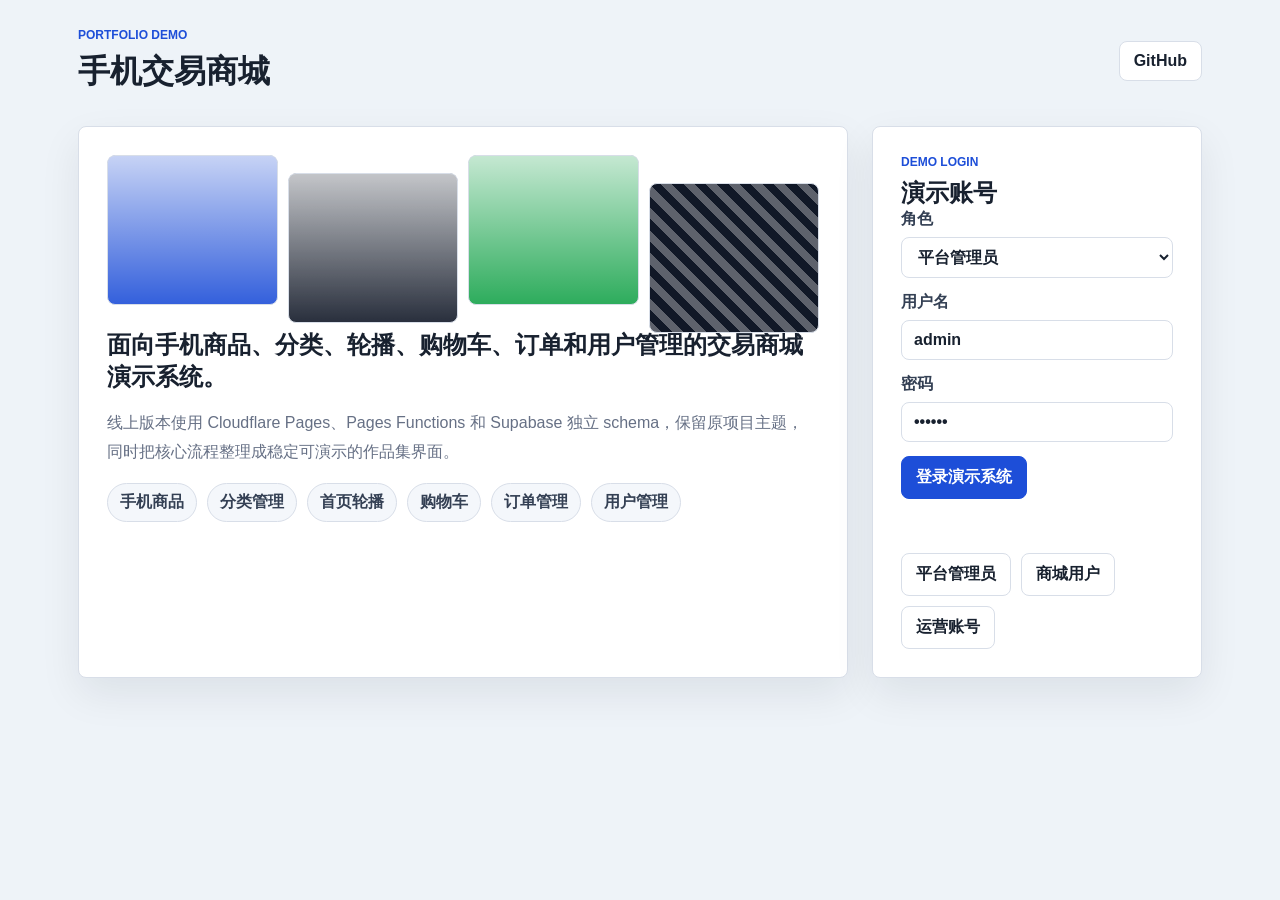
<file: site/index.html>
<!doctype html>
<html lang="zh-CN">
<head>
  <meta charset="utf-8" />
  <meta name="viewport" content="width=device-width, initial-scale=1" />
  <title>手机交易商城</title>
  <link rel="stylesheet" href="./styles.css" />
</head>
<body>
  <div id="publicView" class="shell">
    <header class="topbar">
      <div>
        <p class="eyebrow">Portfolio Demo</p>
        <h1>手机交易商城</h1>
      </div>
      <a class="ghost-link" href="https://github.com/Nemo-netone/ot-shoujijiaoyi" target="_blank" rel="noreferrer">GitHub</a>
    </header>

    <main class="landing">
      <section class="intro-panel">
        <div class="visual-board" aria-hidden="true">
          <span></span><span></span><span></span><span></span>
        </div>
        <h2>面向手机商品、分类、轮播、购物车、订单和用户管理的交易商城演示系统。</h2>
        <p>线上版本使用 Cloudflare Pages、Pages Functions 和 Supabase 独立 schema，保留原项目主题，同时把核心流程整理成稳定可演示的作品集界面。</p>
        <div class="module-pills" id="modulePills"></div>
      </section>

      <section class="login-panel" id="login">
        <div class="panel-heading">
          <p class="eyebrow">Demo Login</p>
          <h2>演示账号</h2>
        </div>
        <form id="loginForm">
          <label>角色
            <select id="role"></select>
          </label>
          <label>用户名
            <input id="username" autocomplete="username" required />
          </label>
          <label>密码
            <input id="password" type="password" autocomplete="current-password" required />
          </label>
          <button class="primary-button" type="submit">登录演示系统</button>
          <p class="form-message" id="loginMessage"></p>
        </form>
        <div class="quick-logins" id="quickLogins"></div>
      </section>
    </main>
  </div>

  <div id="appView" class="app" hidden>
    <aside class="sidebar">
      <div class="brand-block">
        <p class="eyebrow">Workspace</p>
        <h2>手机交易商城</h2>
        <span id="roleText"></span>
      </div>
      <nav id="moduleNav"></nav>
      <button id="logoutButton" class="secondary-button" type="button">退出登录</button>
    </aside>

    <main class="workspace">
      <header class="workspace-header">
        <div>
          <p class="eyebrow">Main Branch Demo</p>
          <h1 id="pageTitle">工作台</h1>
        </div>
        <div class="toolbar">
          <input id="searchInput" placeholder="搜索当前模块" />
          <button id="refreshButton" type="button">刷新</button>
          <button id="addButton" class="primary-button" type="button">新增</button>
        </div>
      </header>

      <section id="dashboard" class="dashboard"></section>
      <section id="modulePanel" class="module-panel" hidden>
        <div class="module-heading">
          <div>
            <h2 id="moduleTitle"></h2>
            <p id="moduleSummary"></p>
          </div>
          <span id="recordCount"></span>
        </div>
        <div class="table-wrap">
          <table>
            <thead id="tableHead"></thead>
            <tbody id="tableBody"></tbody>
          </table>
        </div>
      </section>
    </main>
  </div>

  <dialog id="editDialog">
    <form id="editForm" method="dialog">
      <div class="dialog-head">
        <h2 id="dialogTitle">编辑</h2>
        <button id="closeDialogButton" type="button" aria-label="关闭">×</button>
      </div>
      <div class="form-grid" id="formFields"></div>
      <div class="dialog-actions">
        <button id="cancelEditButton" type="button">取消</button>
        <button class="primary-button" type="submit">保存</button>
      </div>
    </form>
  </dialog>

  <script src="./config.js"></script>
  <script src="./app.js"></script>
</body>
</html>
</file>
<file: site/styles.css>
* {
  box-sizing: border-box;
}

:root {
  --primary: #1d4ed8;
  --secondary: #111827;
  --accent: #16a34a;
  --ink: #18212f;
  --muted: #667085;
  --line: #d8dee8;
  --surface: #ffffff;
  --soft: #f4f7fb;
  font-family: Inter, "Microsoft YaHei", "PingFang SC", Arial, sans-serif;
}

body {
  margin: 0;
  min-height: 100vh;
  color: var(--ink);
  background: #eef3f8;
}

[hidden] {
  display: none !important;
}

button,
input,
select,
textarea {
  font: inherit;
}

button {
  cursor: pointer;
}

.shell {
  max-width: 1180px;
  margin: 0 auto;
  padding: 28px;
}

.topbar,
.workspace-header,
.module-heading,
.dialog-head {
  display: flex;
  align-items: center;
  justify-content: space-between;
  gap: 16px;
}

.topbar h1,
.workspace-header h1,
.brand-block h2,
.panel-heading h2,
.intro-panel h2 {
  margin: 0;
  letter-spacing: 0;
}

.eyebrow {
  margin: 0 0 8px;
  color: var(--primary);
  font-size: 12px;
  font-weight: 800;
  text-transform: uppercase;
}

.ghost-link,
button,
.primary-button,
.secondary-button {
  border: 1px solid var(--line);
  border-radius: 8px;
  padding: 10px 14px;
  background: #fff;
  color: var(--ink);
  text-decoration: none;
  font-weight: 700;
}

.primary-button {
  border-color: var(--primary);
  background: var(--primary);
  color: #fff;
}

.secondary-button {
  width: 100%;
}

.landing {
  display: grid;
  grid-template-columns: minmax(0, 1.4fr) minmax(320px, 0.6fr);
  gap: 24px;
  align-items: stretch;
  margin-top: 32px;
}

.intro-panel,
.login-panel,
.module-panel,
.flow-card,
.stat-card,
dialog {
  border: 1px solid var(--line);
  border-radius: 8px;
  background: var(--surface);
  box-shadow: 0 16px 40px rgba(16, 24, 40, 0.08);
}

.intro-panel,
.login-panel {
  padding: 28px;
}

.intro-panel p {
  max-width: 760px;
  color: var(--muted);
  line-height: 1.8;
}

.visual-board {
  display: grid;
  grid-template-columns: repeat(4, minmax(0, 1fr));
  gap: 10px;
  min-height: 150px;
  margin-bottom: 24px;
}

.visual-board span {
  border-radius: 8px;
  border: 1px solid var(--line);
  background:
    linear-gradient(180deg, rgba(255,255,255,0.75), rgba(255,255,255,0.1)),
    var(--primary);
}

.visual-board span:nth-child(2) {
  background:
    linear-gradient(180deg, rgba(255,255,255,0.75), rgba(255,255,255,0.1)),
    var(--secondary);
  transform: translateY(18px);
}

.visual-board span:nth-child(3) {
  background:
    linear-gradient(180deg, rgba(255,255,255,0.75), rgba(255,255,255,0.1)),
    var(--accent);
}

.visual-board span:nth-child(4) {
  background:
    repeating-linear-gradient(45deg, rgba(255,255,255,0.32) 0 8px, transparent 8px 16px),
    var(--secondary);
  transform: translateY(28px);
}

.module-pills,
.quick-logins,
.toolbar,
.actions {
  display: flex;
  flex-wrap: wrap;
  gap: 10px;
}

.module-pills span {
  border: 1px solid var(--line);
  border-radius: 999px;
  padding: 8px 12px;
  background: var(--soft);
  color: #344054;
  font-weight: 700;
}

form label {
  display: grid;
  gap: 7px;
  margin-bottom: 14px;
  color: #344054;
  font-weight: 700;
}

input,
select,
textarea {
  width: 100%;
  border: 1px solid var(--line);
  border-radius: 8px;
  padding: 10px 12px;
  background: #fff;
  color: var(--ink);
}

textarea {
  min-height: 96px;
  resize: vertical;
}

.form-message {
  min-height: 22px;
  color: #b42318;
}

.app {
  display: grid;
  grid-template-columns: 280px minmax(0, 1fr);
  min-height: 100vh;
}

.sidebar {
  display: flex;
  flex-direction: column;
  gap: 18px;
  padding: 22px;
  border-right: 1px solid var(--line);
  background: #fff;
}

.brand-block {
  border-bottom: 1px solid var(--line);
  padding-bottom: 18px;
}

.brand-block span {
  display: block;
  margin-top: 10px;
  color: var(--muted);
}

nav {
  display: grid;
  gap: 8px;
  overflow: auto;
}

nav button {
  display: grid;
  gap: 4px;
  text-align: left;
}

nav button.active {
  border-color: var(--primary);
  background: color-mix(in srgb, var(--primary) 9%, white);
  color: var(--primary);
}

nav small {
  color: var(--muted);
}

.workspace {
  min-width: 0;
  padding: 24px;
}

.workspace-header {
  margin-bottom: 22px;
}

.toolbar input {
  width: 220px;
}

.dashboard {
  display: grid;
  gap: 18px;
}

.stats {
  display: grid;
  grid-template-columns: repeat(4, minmax(0, 1fr));
  gap: 14px;
}

.stat-card {
  padding: 18px;
}

.stat-card strong {
  display: block;
  font-size: 32px;
  color: var(--primary);
}

.stat-card span {
  color: var(--muted);
  font-weight: 700;
}

.flow-card,
.module-panel {
  padding: 20px;
}

.flow-grid {
  display: grid;
  grid-template-columns: repeat(3, minmax(0, 1fr));
  gap: 14px;
}

.flow-item {
  border: 1px solid var(--line);
  border-radius: 8px;
  padding: 14px;
  background: var(--soft);
}

.flow-item strong,
.flow-item span {
  display: block;
}

.flow-item span {
  margin-top: 6px;
  color: var(--muted);
}

.table-wrap {
  overflow: auto;
  border: 1px solid var(--line);
  border-radius: 8px;
}

table {
  width: 100%;
  border-collapse: collapse;
  min-width: 760px;
}

th,
td {
  border-bottom: 1px solid var(--line);
  padding: 12px;
  text-align: left;
  vertical-align: top;
}

th {
  background: var(--soft);
  font-size: 13px;
}

td {
  color: #344054;
}

dialog {
  width: min(760px, calc(100vw - 28px));
  border: 1px solid var(--line);
  padding: 0;
}

dialog::backdrop {
  background: rgba(15, 23, 42, 0.42);
}

dialog form {
  padding: 20px;
}

.dialog-head {
  margin-bottom: 16px;
}

.dialog-head button {
  width: 38px;
  height: 38px;
  padding: 0;
}

.form-grid {
  display: grid;
  grid-template-columns: repeat(2, minmax(0, 1fr));
  gap: 14px;
}

.form-grid .full {
  grid-column: 1 / -1;
}

.dialog-actions {
  display: flex;
  justify-content: flex-end;
  gap: 10px;
  margin-top: 18px;
}

@media (max-width: 860px) {
  .shell {
    padding: 18px;
  }

  .landing,
  .app,
  .stats,
  .flow-grid {
    grid-template-columns: 1fr;
  }

  .sidebar {
    border-right: 0;
    border-bottom: 1px solid var(--line);
  }

  .workspace {
    padding: 18px;
  }

  .workspace-header,
  .topbar {
    align-items: flex-start;
    flex-direction: column;
  }

  .toolbar input {
    width: 100%;
  }

  .form-grid {
    grid-template-columns: 1fr;
  }
}
</file>
